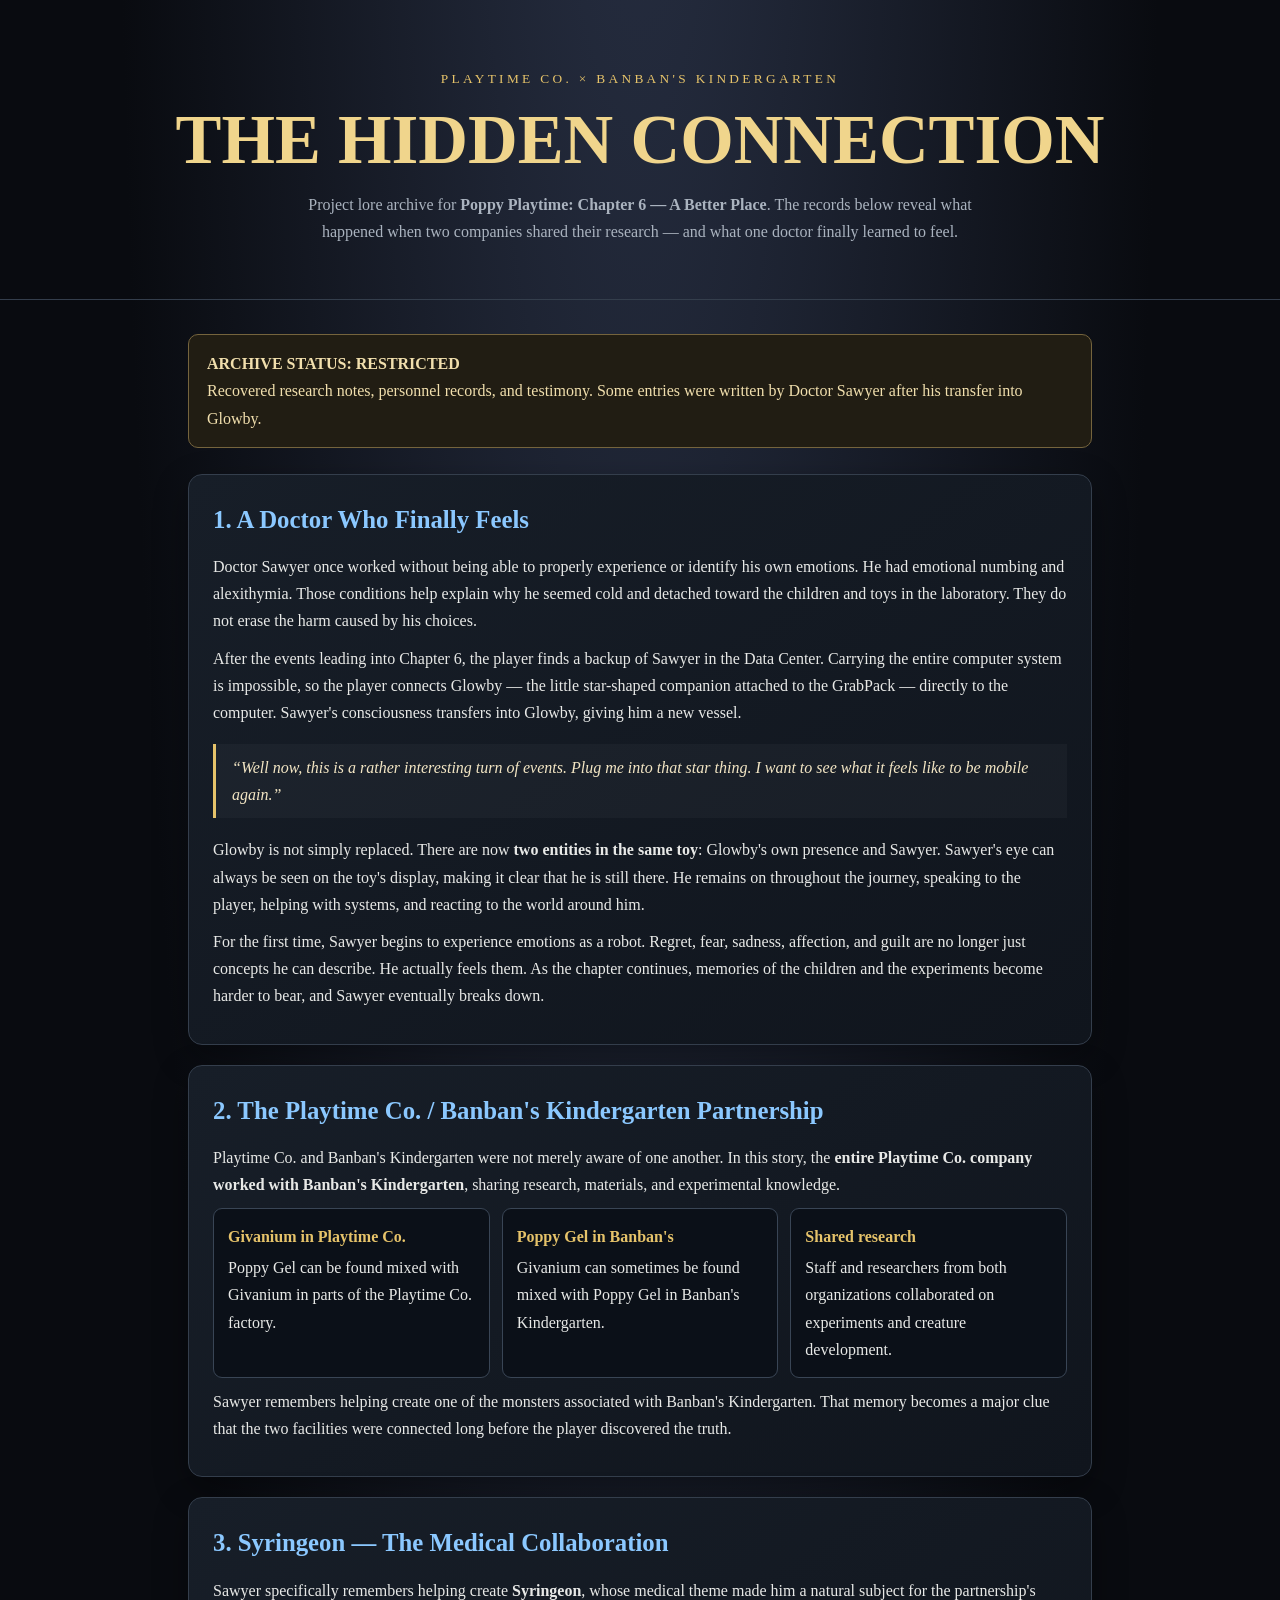
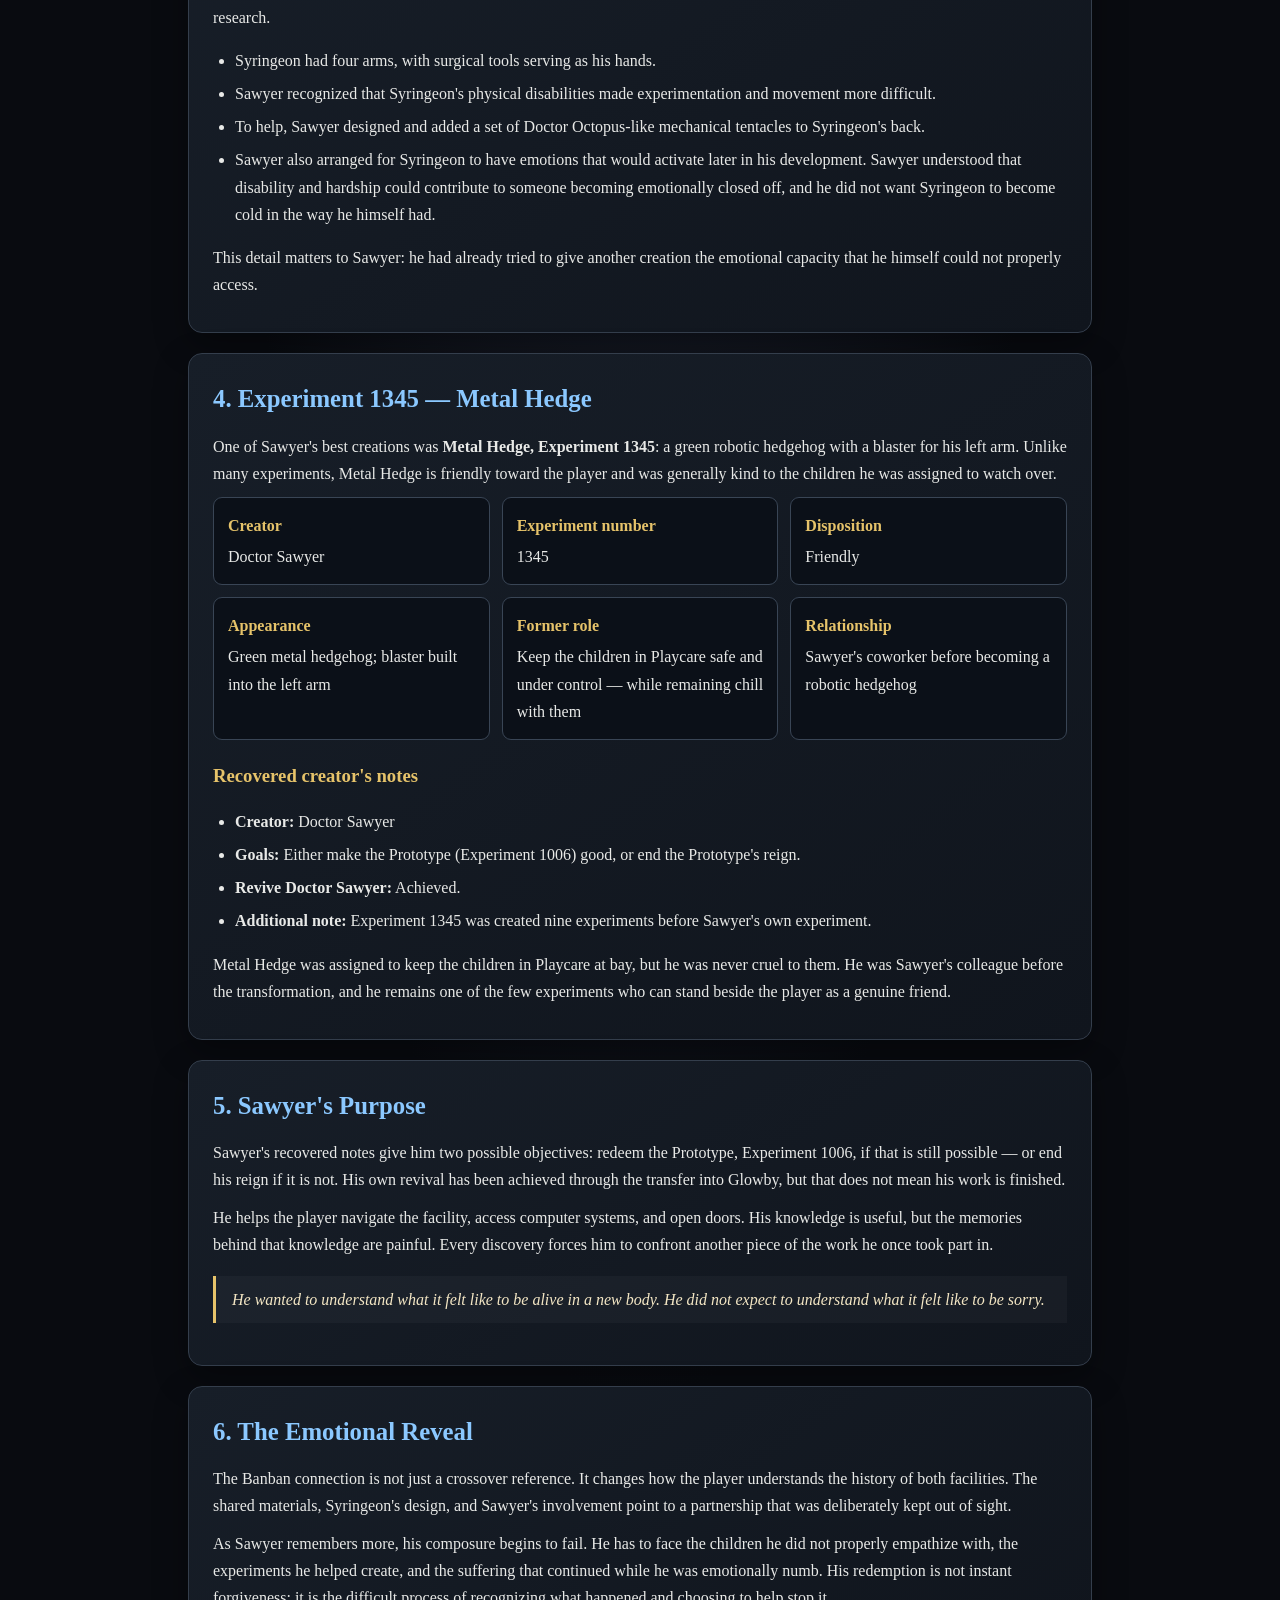
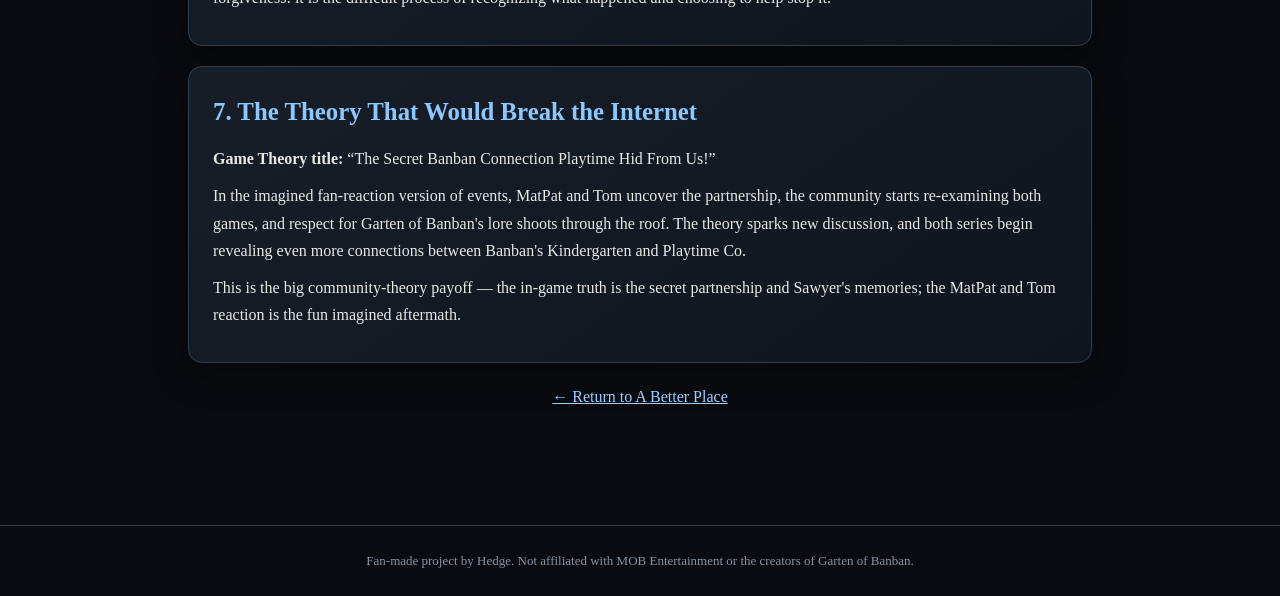
<file: lore.html>
<!doctype html>
<html lang="en">
<head>
<meta charset="utf-8">
<meta name="viewport" content="width=device-width,initial-scale=1">
<meta name="theme-color" content="#10131a">
<title>Project Lore — A Better Place</title>
<style>
:root{color-scheme:dark;--bg:#090b10;--panel:#141922;--line:#343e4c;--text:#e8e9e7;--muted:#aab3bf;--gold:#e6c36a;--blue:#8bc8ff;--pink:#f19ab9;--green:#9ad6a5}
*{box-sizing:border-box}body{margin:0;background:radial-gradient(ellipse at 50% -15%,#283044 0,#090b10 58%);color:var(--text);font:16px/1.7 Georgia,serif}
header{padding:64px 22px 42px;text-align:center;border-bottom:1px solid var(--line)}header small{letter-spacing:.25em;color:var(--gold)}h1{font-size:clamp(2.1rem,7vw,4.3rem);line-height:1.1;margin:12px 0;color:#f0d58c}header p{max-width:720px;margin:12px auto;color:var(--muted)}
main{max-width:940px;margin:34px auto;padding:0 18px 70px}.notice{border:1px solid #75643d;background:#211d13;padding:15px 18px;border-radius:10px;color:#f1dfad;margin-bottom:26px}
section{background:linear-gradient(145deg,#171e28,#10151d);border:1px solid var(--line);border-radius:14px;padding:24px;margin:20px 0;box-shadow:0 12px 35px #0005}
h2{margin:0 0 12px;color:var(--blue);font-size:1.55rem}h3{color:var(--gold);margin:20px 0 6px}p{margin:10px 0}ul{padding-left:22px}li{margin:6px 0}.quote{border-left:3px solid var(--gold);padding:10px 16px;margin:18px 0;background:#ffffff08;color:#f3e6c4;font-style:italic}
.grid{display:grid;grid-template-columns:repeat(auto-fit,minmax(220px,1fr));gap:12px}.fact{padding:14px;border:1px solid #394555;border-radius:9px;background:#0b1018}.fact b{display:block;color:var(--gold);margin-bottom:4px}
.tag{display:inline-block;border:1px solid #536274;border-radius:30px;padding:2px 10px;color:var(--muted);font:12px/1.8 monospace;margin:3px 4px 3px 0}
a{color:#9bcfff}footer{text-align:center;padding:24px;color:#8993a1;border-top:1px solid var(--line);font-size:13px}
</style>
</head>
<body>
<header>
<small>PLAYTIME CO. × BANBAN'S KINDERGARTEN</small>
<h1>THE HIDDEN CONNECTION</h1>
<p>Project lore archive for <strong>Poppy Playtime: Chapter 6 — A Better Place</strong>. The records below reveal what happened when two companies shared their research — and what one doctor finally learned to feel.</p>
</header>
<main>
<div class="notice"><strong>ARCHIVE STATUS: RESTRICTED</strong><br>Recovered research notes, personnel records, and testimony. Some entries were written by Doctor Sawyer after his transfer into Glowby.</div>
<section>
<h2>1. A Doctor Who Finally Feels</h2>
<p>Doctor Sawyer once worked without being able to properly experience or identify his own emotions. He had emotional numbing and alexithymia. Those conditions help explain why he seemed cold and detached toward the children and toys in the laboratory. They do not erase the harm caused by his choices.</p>
<p>After the events leading into Chapter 6, the player finds a backup of Sawyer in the Data Center. Carrying the entire computer system is impossible, so the player connects Glowby — the little star-shaped companion attached to the GrabPack — directly to the computer. Sawyer's consciousness transfers into Glowby, giving him a new vessel.</p>
<div class="quote">“Well now, this is a rather interesting turn of events. Plug me into that star thing. I want to see what it feels like to be mobile again.”</div>
<p>Glowby is not simply replaced. There are now <strong>two entities in the same toy</strong>: Glowby's own presence and Sawyer. Sawyer's eye can always be seen on the toy's display, making it clear that he is still there. He remains on throughout the journey, speaking to the player, helping with systems, and reacting to the world around him.</p>
<p>For the first time, Sawyer begins to experience emotions as a robot. Regret, fear, sadness, affection, and guilt are no longer just concepts he can describe. He actually feels them. As the chapter continues, memories of the children and the experiments become harder to bear, and Sawyer eventually breaks down.</p>
</section>
<section>
<h2>2. The Playtime Co. / Banban's Kindergarten Partnership</h2>
<p>Playtime Co. and Banban's Kindergarten were not merely aware of one another. In this story, the <strong>entire Playtime Co. company worked with Banban's Kindergarten</strong>, sharing research, materials, and experimental knowledge.</p>
<div class="grid">
<div class="fact"><b>Givanium in Playtime Co.</b>Poppy Gel can be found mixed with Givanium in parts of the Playtime Co. factory.</div>
<div class="fact"><b>Poppy Gel in Banban's</b>Givanium can sometimes be found mixed with Poppy Gel in Banban's Kindergarten.</div>
<div class="fact"><b>Shared research</b>Staff and researchers from both organizations collaborated on experiments and creature development.</div>
</div>
<p>Sawyer remembers helping create one of the monsters associated with Banban's Kindergarten. That memory becomes a major clue that the two facilities were connected long before the player discovered the truth.</p>
</section>
<section>
<h2>3. Syringeon — The Medical Collaboration</h2>
<p>Sawyer specifically remembers helping create <strong>Syringeon</strong>, whose medical theme made him a natural subject for the partnership's research.</p>
<ul>
<li>Syringeon had four arms, with surgical tools serving as his hands.</li>
<li>Sawyer recognized that Syringeon's physical disabilities made experimentation and movement more difficult.</li>
<li>To help, Sawyer designed and added a set of Doctor Octopus-like mechanical tentacles to Syringeon's back.</li>
<li>Sawyer also arranged for Syringeon to have emotions that would activate later in his development. Sawyer understood that disability and hardship could contribute to someone becoming emotionally closed off, and he did not want Syringeon to become cold in the way he himself had.</li>
</ul>
<p>This detail matters to Sawyer: he had already tried to give another creation the emotional capacity that he himself could not properly access.</p>
</section>
<section>
<h2>4. Experiment 1345 — Metal Hedge</h2>
<p>One of Sawyer's best creations was <strong>Metal Hedge, Experiment 1345</strong>: a green robotic hedgehog with a blaster for his left arm. Unlike many experiments, Metal Hedge is friendly toward the player and was generally kind to the children he was assigned to watch over.</p>
<div class="grid">
<div class="fact"><b>Creator</b>Doctor Sawyer</div>
<div class="fact"><b>Experiment number</b>1345</div>
<div class="fact"><b>Disposition</b>Friendly</div>
<div class="fact"><b>Appearance</b>Green metal hedgehog; blaster built into the left arm</div>
<div class="fact"><b>Former role</b>Keep the children in Playcare safe and under control — while remaining chill with them</div>
<div class="fact"><b>Relationship</b>Sawyer's coworker before becoming a robotic hedgehog</div>
</div>
<h3>Recovered creator's notes</h3>
<ul>
<li><strong>Creator:</strong> Doctor Sawyer</li>
<li><strong>Goals:</strong> Either make the Prototype (Experiment 1006) good, or end the Prototype's reign.</li>
<li><strong>Revive Doctor Sawyer:</strong> Achieved.</li>
<li><strong>Additional note:</strong> Experiment 1345 was created nine experiments before Sawyer's own experiment.</li>
</ul>
<p>Metal Hedge was assigned to keep the children in Playcare at bay, but he was never cruel to them. He was Sawyer's colleague before the transformation, and he remains one of the few experiments who can stand beside the player as a genuine friend.</p>
</section>
<section>
<h2>5. Sawyer's Purpose</h2>
<p>Sawyer's recovered notes give him two possible objectives: redeem the Prototype, Experiment 1006, if that is still possible — or end his reign if it is not. His own revival has been achieved through the transfer into Glowby, but that does not mean his work is finished.</p>
<p>He helps the player navigate the facility, access computer systems, and open doors. His knowledge is useful, but the memories behind that knowledge are painful. Every discovery forces him to confront another piece of the work he once took part in.</p>
<div class="quote">He wanted to understand what it felt like to be alive in a new body. He did not expect to understand what it felt like to be sorry.</div>
</section>
<section>
<h2>6. The Emotional Reveal</h2>
<p>The Banban connection is not just a crossover reference. It changes how the player understands the history of both facilities. The shared materials, Syringeon's design, and Sawyer's involvement point to a partnership that was deliberately kept out of sight.</p>
<p>As Sawyer remembers more, his composure begins to fail. He has to face the children he did not properly empathize with, the experiments he helped create, and the suffering that continued while he was emotionally numb. His redemption is not instant forgiveness: it is the difficult process of recognizing what happened and choosing to help stop it.</p>
</section>
<section>
<h2>7. The Theory That Would Break the Internet</h2>
<p><strong>Game Theory title:</strong> “The Secret Banban Connection Playtime Hid From Us!”</p>
<p>In the imagined fan-reaction version of events, MatPat and Tom uncover the partnership, the community starts re-examining both games, and respect for Garten of Banban's lore shoots through the roof. The theory sparks new discussion, and both series begin revealing even more connections between Banban's Kindergarten and Playtime Co.</p>
<p>This is the big community-theory payoff — the in-game truth is the secret partnership and Sawyer's memories; the MatPat and Tom reaction is the fun imagined aftermath.</p>
</section>
<p style="text-align:center"><a href="./">← Return to A Better Place</a></p>
</main>
<footer>Fan-made project by Hedge. Not affiliated with MOB Entertainment or the creators of Garten of Banban.</footer>
</body>
</html>
</file>
